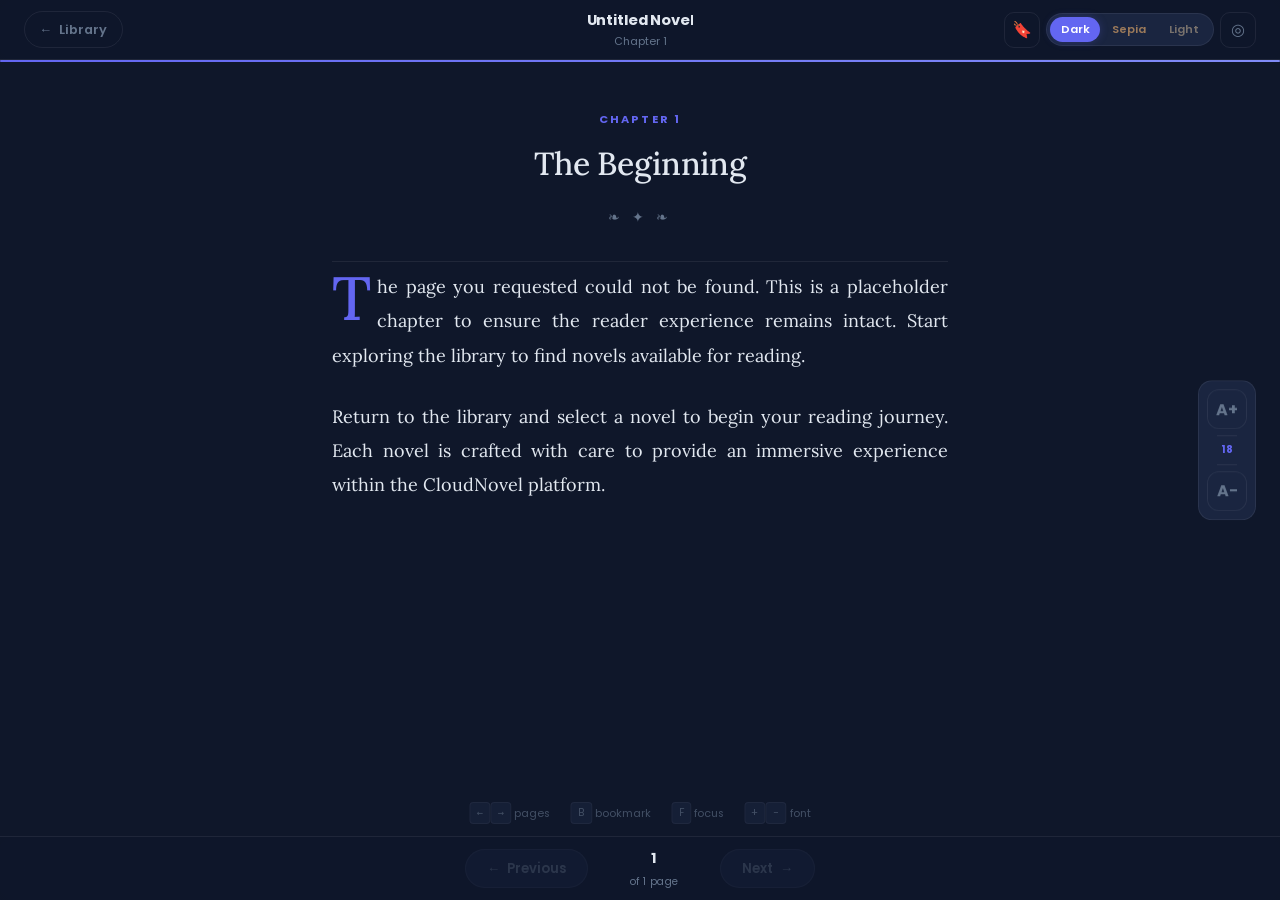
<file: [Code] - Novel Reading Platform/reader.html>
<!DOCTYPE html>
<html lang="en" data-theme="dark">
<head>
  <meta charset="UTF-8" />
  <meta name="viewport" content="width=device-width, initial-scale=1.0" />
  <title>Reader — CloudNovel</title>
  <link rel="preconnect" href="https://fonts.googleapis.com" />
  <link rel="preconnect" href="https://fonts.gstatic.com" crossorigin />
  <link href="https://fonts.googleapis.com/css2?family=Poppins:wght@400;500;600;700&family=Lora:ital,wght@0,400;0,500;1,400&display=swap" rel="stylesheet" />
  <link rel="stylesheet" href="css/style.css" />

  <style>
    /* ── CSS Variables ───────────────────────────────────────── */
    :root {
      --reader-bg:        #0f172a;
      --reader-surface:   #1a2540;
      --reader-border:    rgba(255,255,255,0.07);
      --reader-text:      #e2e8f0;
      --reader-text-dim:  #64748b;
      --reader-accent:    #6366f1;
      --reader-accent-glow: rgba(99,102,241,0.25);
      --toolbar-bg:       rgba(15,23,42,0.82);
      --font-size:        18px;
      --line-height:      1.9;
      --content-width:    680px;
      --toolbar-h:        60px;
      --bottom-bar-h:     64px;
      --transition:       0.25s cubic-bezier(0.4,0,0.2,1);
    }

    /* Light theme overrides */
    [data-theme="light"] {
      --reader-bg:       #faf8f5;
      --reader-surface:  #f0ebe3;
      --reader-border:   rgba(0,0,0,0.08);
      --reader-text:     #1c1917;
      --reader-text-dim: #78716c;
      --toolbar-bg:      rgba(250,248,245,0.88);
    }

    /* Sepia theme */
    [data-theme="sepia"] {
      --reader-bg:       #f5f0e8;
      --reader-surface:  #ede6d6;
      --reader-border:   rgba(120,90,40,0.12);
      --reader-text:     #3d2b1f;
      --reader-text-dim: #9c7a5a;
      --toolbar-bg:      rgba(245,240,232,0.9);
    }

    /* ── Reset ───────────────────────────────────────────────── */
    *, *::before, *::after { box-sizing: border-box; margin: 0; padding: 0; }

    html, body {
      height: 100%;
      font-family: 'Poppins', sans-serif;
      background: var(--reader-bg);
      color: var(--reader-text);
      transition: background var(--transition), color var(--transition);
      overflow: hidden; /* page scroll is on .reader-body */
    }

    /* ── Full layout stack ───────────────────────────────────── */
    .reader-layout {
      display: flex;
      flex-direction: column;
      height: 100vh;
      position: relative;
    }

    /* ══════════════════════════════════════════════════════════
       TOP TOOLBAR
    ══════════════════════════════════════════════════════════ */
    .toolbar {
      height: var(--toolbar-h);
      display: flex;
      align-items: center;
      justify-content: space-between;
      gap: 1rem;
      padding: 0 1.5rem;
      background: var(--toolbar-bg);
      backdrop-filter: blur(18px) saturate(1.4);
      -webkit-backdrop-filter: blur(18px) saturate(1.4);
      border-bottom: 1px solid var(--reader-border);
      flex-shrink: 0;
      z-index: 10;
      transition: background var(--transition), border-color var(--transition);
    }

    /* Left: back button */
    .toolbar__left {
      display: flex;
      align-items: center;
      gap: 0.75rem;
      flex: 1;
    }

    .btn-back {
      display: inline-flex;
      align-items: center;
      gap: 0.45rem;
      padding: 0.42rem 0.9rem;
      border-radius: 999px;
      border: 1px solid var(--reader-border);
      background: transparent;
      color: var(--reader-text-dim);
      font-family: 'Poppins', sans-serif;
      font-size: 0.8rem;
      font-weight: 600;
      cursor: pointer;
      text-decoration: none;
      transition: color var(--transition), background var(--transition),
                  border-color var(--transition), box-shadow var(--transition);
      white-space: nowrap;
    }
    .btn-back:hover {
      color: var(--reader-accent);
      background: var(--reader-accent-glow);
      border-color: var(--reader-accent);
      box-shadow: 0 0 12px var(--reader-accent-glow);
    }

    /* Center: title */
    .toolbar__center {
      display: flex;
      flex-direction: column;
      align-items: center;
      flex-shrink: 0;
    }
    .toolbar__title {
      font-size: 0.92rem;
      font-weight: 700;
      letter-spacing: -0.01em;
      color: var(--reader-text);
      white-space: nowrap;
      overflow: hidden;
      text-overflow: ellipsis;
      max-width: 280px;
      transition: color var(--transition);
    }
    .toolbar__chapter {
      font-size: 0.68rem;
      color: var(--reader-text-dim);
      font-weight: 400;
    }

    /* Right: actions */
    .toolbar__right {
      display: flex;
      align-items: center;
      gap: 0.4rem;
      flex: 1;
      justify-content: flex-end;
    }

    .toolbar-btn {
      width: 36px; height: 36px;
      display: grid;
      place-items: center;
      border-radius: 10px;
      border: 1px solid var(--reader-border);
      background: transparent;
      color: var(--reader-text-dim);
      cursor: pointer;
      font-size: 1rem;
      transition: color var(--transition), background var(--transition),
                  border-color var(--transition), box-shadow var(--transition), transform 0.15s;
      position: relative;
    }
    .toolbar-btn:hover {
      color: var(--reader-text);
      background: var(--reader-surface);
      border-color: rgba(255,255,255,0.12);
      transform: translateY(-1px);
    }
    .toolbar-btn.active {
      color: var(--reader-accent);
      background: var(--reader-accent-glow);
      border-color: var(--reader-accent);
      box-shadow: 0 0 10px var(--reader-accent-glow);
    }
    .toolbar-btn[title]:hover::after {
      content: attr(title);
      position: absolute;
      top: calc(100% + 8px);
      left: 50%;
      transform: translateX(-50%);
      background: #1e293b;
      color: #e2e8f0;
      font-family: 'Poppins', sans-serif;
      font-size: 0.68rem;
      font-weight: 500;
      padding: 0.3rem 0.6rem;
      border-radius: 6px;
      white-space: nowrap;
      border: 1px solid rgba(255,255,255,0.08);
      pointer-events: none;
      z-index: 99;
    }

    /* Theme selector pill */
    .theme-toggle {
      display: flex;
      align-items: center;
      background: var(--reader-surface);
      border: 1px solid var(--reader-border);
      border-radius: 999px;
      padding: 3px;
      gap: 2px;
    }
    .theme-pill {
      padding: 0.25rem 0.65rem;
      border-radius: 999px;
      border: none;
      background: transparent;
      color: var(--reader-text-dim);
      font-family: 'Poppins', sans-serif;
      font-size: 0.7rem;
      font-weight: 600;
      cursor: pointer;
      transition: background var(--transition), color var(--transition);
      white-space: nowrap;
    }
    .theme-pill.active {
      background: var(--reader-accent);
      color: #fff;
      box-shadow: 0 0 8px var(--reader-accent-glow);
    }

    /* ══════════════════════════════════════════════════════════
       READING PROGRESS BAR
    ══════════════════════════════════════════════════════════ */
    .progress-track {
      height: 2px;
      background: var(--reader-border);
      flex-shrink: 0;
      position: relative;
    }
    .progress-fill {
      height: 100%;
      background: linear-gradient(90deg, var(--reader-accent), #818cf8);
      border-radius: 2px;
      transition: width 0.3s ease;
      width: 0%;
    }

    /* ══════════════════════════════════════════════════════════
       READING BODY (scrollable)
    ══════════════════════════════════════════════════════════ */
    .reader-body {
      flex: 1;
      overflow-y: auto;
      overflow-x: hidden;
      scroll-behavior: smooth;
      position: relative;
    }

    /* Custom scrollbar */
    .reader-body::-webkit-scrollbar { width: 5px; }
    .reader-body::-webkit-scrollbar-track { background: transparent; }
    .reader-body::-webkit-scrollbar-thumb {
      background: var(--reader-accent);
      border-radius: 999px;
      opacity: 0.4;
    }

    /* Page fade-in animation */
    @keyframes page-in {
      from { opacity: 0; transform: translateY(10px); }
      to   { opacity: 1; transform: translateY(0); }
    }

    /* Chapter header inside content */
    .chapter-header {
      text-align: center;
      padding: 3rem 0 2rem;
      margin-bottom: 0.5rem;
      border-bottom: 1px solid var(--reader-border);
      animation: page-in 0.5s ease both;
    }
    .chapter-header__label {
      font-size: 0.7rem;
      font-weight: 700;
      letter-spacing: 0.18em;
      text-transform: uppercase;
      color: var(--reader-accent);
      margin-bottom: 0.6rem;
    }
    .chapter-header__title {
      font-family: 'Lora', Georgia, serif;
      font-size: clamp(1.4rem, 3vw, 2rem);
      font-weight: 500;
      color: var(--reader-text);
      letter-spacing: -0.01em;
      transition: color var(--transition);
    }
    .chapter-header__ornament {
      margin-top: 1rem;
      color: var(--reader-text-dim);
      font-size: 0.85rem;
      letter-spacing: 0.3em;
    }

    /* Content area */
    .reader-content {
      max-width: var(--content-width);
      margin: 0 auto;
      padding: 0 2rem 2rem;
    }

    .reader-text {
      font-family: 'Lora', Georgia, serif;
      font-size: var(--font-size);
      line-height: var(--line-height);
      color: var(--reader-text);
      transition: font-size 0.2s ease, color var(--transition), line-height 0.2s;
    }

    .reader-text p {
      margin-bottom: 1.5em;
      text-align: justify;
      hyphens: auto;
    }

    .reader-text p:first-child::first-letter {
      font-size: 3.4em;
      font-family: 'Lora', Georgia, serif;
      font-weight: 500;
      float: left;
      line-height: 0.75;
      margin: 0.08em 0.1em 0 0;
      color: var(--reader-accent);
    }

    .reader-text em { font-style: italic; }
    .reader-text strong { font-weight: 600; color: var(--reader-text); }

    /* ══════════════════════════════════════════════════════════
       BOTTOM CONTROLS
    ══════════════════════════════════════════════════════════ */
    .bottom-bar {
      height: var(--bottom-bar-h);
      display: flex;
      align-items: center;
      justify-content: center;
      gap: 1rem;
      padding: 0 1.5rem;
      background: var(--toolbar-bg);
      backdrop-filter: blur(18px) saturate(1.4);
      -webkit-backdrop-filter: blur(18px) saturate(1.4);
      border-top: 1px solid var(--reader-border);
      flex-shrink: 0;
      position: relative;
      transition: background var(--transition), border-color var(--transition);
    }

    .page-btn {
      display: inline-flex;
      align-items: center;
      gap: 0.45rem;
      padding: 0.52rem 1.3rem;
      border-radius: 999px;
      border: 1px solid var(--reader-border);
      background: var(--reader-surface);
      color: var(--reader-text-dim);
      font-family: 'Poppins', sans-serif;
      font-size: 0.82rem;
      font-weight: 600;
      cursor: pointer;
      transition: all var(--transition);
    }
    .page-btn:hover:not(:disabled) {
      color: var(--reader-accent);
      border-color: var(--reader-accent);
      background: var(--reader-accent-glow);
      box-shadow: 0 0 14px var(--reader-accent-glow);
      transform: translateY(-1px);
    }
    .page-btn:disabled {
      opacity: 0.35;
      cursor: not-allowed;
      transform: none;
    }

    .page-indicator {
      display: flex;
      flex-direction: column;
      align-items: center;
      gap: 0.1rem;
      min-width: 100px;
    }
    .page-num {
      font-size: 0.9rem;
      font-weight: 700;
      color: var(--reader-text);
      letter-spacing: -0.01em;
    }
    .page-total {
      font-size: 0.65rem;
      color: var(--reader-text-dim);
      letter-spacing: 0.04em;
    }

    /* ══════════════════════════════════════════════════════════
       RIGHT SIDE FONT CONTROLS
    ══════════════════════════════════════════════════════════ */
    .side-controls {
      position: fixed;
      right: 1.5rem;
      top: 50%;
      transform: translateY(-50%);
      display: flex;
      flex-direction: column;
      gap: 0.5rem;
      z-index: 20;
    }

    .side-btn {
      width: 40px; height: 40px;
      display: grid;
      place-items: center;
      border-radius: 12px;
      border: 1px solid var(--reader-border);
      background: var(--reader-surface);
      color: var(--reader-text-dim);
      font-family: 'Poppins', sans-serif;
      font-size: 1rem;
      font-weight: 700;
      cursor: pointer;
      transition: all var(--transition);
      backdrop-filter: blur(10px);
    }
    .side-btn:hover:not(:disabled) {
      color: var(--reader-accent);
      border-color: var(--reader-accent);
      background: var(--reader-accent-glow);
      box-shadow: 0 0 12px var(--reader-accent-glow);
      transform: scale(1.08);
    }
    .side-btn:disabled { opacity: 0.3; cursor: not-allowed; }

    .side-btn-label {
      font-size: 0.55rem;
      font-weight: 600;
      color: var(--reader-text-dim);
      text-align: center;
      letter-spacing: 0.04em;
    }

    .side-group {
      display: flex;
      flex-direction: column;
      align-items: center;
      gap: 0.25rem;
      background: var(--reader-surface);
      border: 1px solid var(--reader-border);
      border-radius: 14px;
      padding: 0.5rem;
    }

    .font-size-display {
      font-size: 0.65rem;
      font-weight: 700;
      color: var(--reader-accent);
      min-width: 28px;
      text-align: center;
    }

    .side-divider {
      width: 20px; height: 1px;
      background: var(--reader-border);
      margin: 0.1rem auto;
    }

    /* ══════════════════════════════════════════════════════════
       BOOKMARK TOAST
    ══════════════════════════════════════════════════════════ */
    .reader-toast {
      position: fixed;
      top: calc(var(--toolbar-h) + 1rem);
      left: 50%;
      transform: translateX(-50%) translateY(-8px);
      background: var(--reader-surface);
      border: 1px solid var(--reader-border);
      border-left: 3px solid var(--reader-accent);
      border-radius: 10px;
      padding: 0.65rem 1.2rem;
      font-size: 0.82rem;
      font-weight: 500;
      color: var(--reader-text);
      opacity: 0;
      pointer-events: none;
      transition: opacity 0.3s ease, transform 0.3s ease;
      z-index: 200;
      white-space: nowrap;
      box-shadow: 0 8px 24px rgba(0,0,0,0.3);
    }
    .reader-toast.show {
      opacity: 1;
      transform: translateX(-50%) translateY(0);
    }

    /* ══════════════════════════════════════════════════════════
       FOCUS MODE (hide chrome on inactivity)
    ══════════════════════════════════════════════════════════ */
    .reader-layout.focus-mode .toolbar,
    .reader-layout.focus-mode .bottom-bar {
      opacity: 0;
      pointer-events: none;
      transform: translateY(-4px);
      transition: opacity 0.4s ease, transform 0.4s ease;
    }
    .reader-layout.focus-mode .bottom-bar {
      transform: translateY(4px);
    }
    .reader-layout.focus-mode .side-controls {
      opacity: 0;
      pointer-events: none;
    }

    /* ══════════════════════════════════════════════════════════
       KEYBOARD HINT
    ══════════════════════════════════════════════════════════ */
    .kbd-hint {
      position: fixed;
      bottom: calc(var(--bottom-bar-h) + 0.75rem);
      left: 50%;
      transform: translateX(-50%);
      display: flex;
      gap: 1.25rem;
      font-size: 0.68rem;
      color: var(--reader-text-dim);
      pointer-events: none;
      opacity: 0.6;
    }
    .kbd-hint kbd {
      display: inline-block;
      padding: 0.1rem 0.4rem;
      border: 1px solid var(--reader-border);
      border-radius: 4px;
      font-family: 'Poppins', monospace;
      font-size: 0.65rem;
      background: var(--reader-surface);
      color: var(--reader-text-dim);
    }

    /* ══════════════════════════════════════════════════════════
       RESPONSIVE
    ══════════════════════════════════════════════════════════ */
    @media (max-width: 768px) {
      :root { --content-width: 100%; }

      .reader-content { padding: 0 1.25rem 1.5rem; }
      .theme-toggle   { display: none; }
      .toolbar__title { max-width: 180px; font-size: 0.82rem; }
      .btn-back span  { display: none; }

      .side-controls {
        right: 0.6rem;
      }

      .kbd-hint { display: none; }
    }

    @media (max-width: 480px) {
      .page-btn .btn-text { display: none; }
    }
  </style>
</head>
<body>

  <div class="reader-layout" id="reader-layout">

    <!-- ── TOP TOOLBAR ─────────────────────────────────────── -->
    <header class="toolbar" id="toolbar">
      <div class="toolbar__left">
        <a href="library.html" class="btn-back" id="btn-back" aria-label="Back to Library">
          ← <span>Library</span>
        </a>
      </div>

      <div class="toolbar__center">
        <div class="toolbar__title" id="toolbar-title">Loading…</div>
        <div class="toolbar__chapter" id="toolbar-chapter">Chapter 1</div>
      </div>

      <div class="toolbar__right">
        <!-- Bookmark -->
        <button class="toolbar-btn" id="btn-bookmark" title="Bookmark page" aria-label="Bookmark this page">
          🔖
        </button>

        <!-- Theme switcher -->
        <div class="theme-toggle" role="group" aria-label="Choose reading theme">
          <button class="theme-pill active" data-theme="dark"  aria-pressed="true">Dark</button>
          <button class="theme-pill"        data-theme="sepia" aria-pressed="false">Sepia</button>
          <button class="theme-pill"        data-theme="light" aria-pressed="false">Light</button>
        </div>

        <!-- Focus mode -->
        <button class="toolbar-btn" id="btn-focus" title="Focus mode" aria-label="Toggle focus mode">
          ◎
        </button>
      </div>
    </header>

    <!-- Reading progress bar -->
    <div class="progress-track" aria-hidden="true">
      <div class="progress-fill" id="progress-fill"></div>
    </div>

    <!-- ── READING BODY ─────────────────────────────────────── -->
    <main class="reader-body" id="reader-body" tabindex="0">
      <div class="reader-content">

        <!-- Chapter header -->
        <div class="chapter-header" id="chapter-header">
          <div class="chapter-header__label" id="ch-label">Chapter 1</div>
          <h1 class="chapter-header__title" id="ch-title">The First Page</h1>
          <div class="chapter-header__ornament">❧ ✦ ❧</div>
        </div>

        <!-- Novel text — populated by reader.js -->
        <div class="reader-text" id="reader-text" aria-live="polite">
          <!-- Pages injected here -->
        </div>

      </div>
    </main>

    <!-- ── BOTTOM PAGINATION BAR ───────────────────────────── -->
    <footer class="bottom-bar" id="bottom-bar">
      <button class="page-btn" id="btn-prev" aria-label="Previous page" disabled>
        ← <span class="btn-text">Previous</span>
      </button>

      <div class="page-indicator" aria-live="polite">
        <span class="page-num" id="page-num">1</span>
        <span class="page-total" id="page-total">of 8 pages</span>
      </div>

      <button class="page-btn" id="btn-next" aria-label="Next page">
        <span class="btn-text">Next</span> →
      </button>
    </footer>

  </div><!-- /.reader-layout -->

  <!-- ── SIDE FONT CONTROLS ─────────────────────────────────── -->
  <div class="side-controls" id="side-controls" aria-label="Font size controls">
    <div class="side-group">
      <button class="side-btn" id="btn-font-up" title="Increase font size" aria-label="Increase font size">A+</button>
      <div class="side-divider"></div>
      <div class="font-size-display" id="font-size-display">18</div>
      <div class="side-divider"></div>
      <button class="side-btn" id="btn-font-down" title="Decrease font size" aria-label="Decrease font size">A−</button>
    </div>
  </div>

  <!-- Keyboard shortcuts hint -->
  <div class="kbd-hint" id="kbd-hint" aria-hidden="true">
    <span><kbd>←</kbd><kbd>→</kbd> pages</span>
    <span><kbd>B</kbd> bookmark</span>
    <span><kbd>F</kbd> focus</span>
    <span><kbd>+</kbd><kbd>−</kbd> font</span>
  </div>

  <!-- Toast notification -->
  <div class="reader-toast" id="reader-toast" role="status" aria-live="polite"></div>

  <script src="js/reader.js"></script>
</body>
</html>
</file>
<file: [Code] - Novel Reading Platform/css/style.css>
/* ============================================================
   INKWELL — Dark Novel Reading Platform
   style.css
   ============================================================ */

/* ── Google Fonts ──────────────────────────────────────────── */
@import url('https://fonts.googleapis.com/css2?family=Poppins:ital,wght@0,300;0,400;0,500;0,600;0,700;0,800;1,300;1,400&display=swap');

/* ── CSS Custom Properties ─────────────────────────────────── */
:root {
  /* Palette */
  --bg:           #0f172a;
  --bg-deep:      #080f1e;
  --card:         #1e293b;
  --card-hover:   #243347;
  --accent:       #6366f1;
  --accent-glow:  rgba(99, 102, 241, 0.35);
  --accent-dim:   rgba(99, 102, 241, 0.12);
  --accent-light: #818cf8;
  --text:         #ffffff;
  --text-muted:   #94a3b8;
  --text-faint:   #475569;
  --border:       rgba(99, 102, 241, 0.18);
  --border-soft:  rgba(255, 255, 255, 0.06);

  /* Typography */
  --font:         'Poppins', sans-serif;

  /* Spacing */
  --section-pad:  5rem 1.5rem;
  --radius:       14px;
  --radius-lg:    22px;
  --radius-pill:  999px;

  /* Transitions */
  --ease:         cubic-bezier(0.4, 0, 0.2, 1);
  --fast:         0.18s var(--ease);
  --med:          0.32s var(--ease);
  --slow:         0.5s  var(--ease);
}

/* ── Reset & Base ──────────────────────────────────────────── */
*, *::before, *::after {
  box-sizing: border-box;
  margin: 0;
  padding: 0;
}

html {
  scroll-behavior: smooth;
  font-size: 16px;
}

body {
  font-family: var(--font);
  background-color: var(--bg);
  color: var(--text);
  line-height: 1.65;
  min-height: 100vh;
  overflow-x: hidden;

  /* Subtle noise-like grain layer */
  background-image:
    radial-gradient(ellipse 80% 50% at 50% -10%, rgba(99,102,241,0.12) 0%, transparent 70%),
    url("data:image/svg+xml,%3Csvg xmlns='http://www.w3.org/2000/svg' width='300' height='300'%3E%3Cfilter id='n'%3E%3CfeTurbulence type='fractalNoise' baseFrequency='0.75' numOctaves='4' stitchTiles='stitch'/%3E%3C/filter%3E%3Crect width='300' height='300' filter='url(%23n)' opacity='0.025'/%3E%3C/svg%3E");
}

img { max-width: 100%; display: block; }
a  { color: inherit; text-decoration: none; }
ul { list-style: none; }
button { cursor: pointer; font-family: var(--font); }

/* ── Utility ───────────────────────────────────────────────── */
.container {
  max-width: 1200px;
  margin: 0 auto;
  padding: 0 1.5rem;
}

.sr-only {
  position: absolute;
  width: 1px; height: 1px;
  overflow: hidden;
  clip: rect(0,0,0,0);
  white-space: nowrap;
}

/* ── Scrollbar ─────────────────────────────────────────────── */
::-webkit-scrollbar { width: 6px; }
::-webkit-scrollbar-track { background: var(--bg-deep); }
::-webkit-scrollbar-thumb {
  background: var(--accent);
  border-radius: var(--radius-pill);
}

/* ============================================================
   NAVIGATION
   ============================================================ */
.navbar {
  position: fixed;
  top: 0; left: 0; right: 0;
  z-index: 100;
  padding: 0 2rem;
  height: 68px;
  display: flex;
  align-items: center;
  justify-content: space-between;
  gap: 2rem;

  background: rgba(15, 23, 42, 0.72);
  backdrop-filter: blur(20px) saturate(1.4);
  -webkit-backdrop-filter: blur(20px) saturate(1.4);
  border-bottom: 1px solid var(--border-soft);
  transition: background var(--med), box-shadow var(--med);
}

.navbar.scrolled {
  background: rgba(15, 23, 42, 0.95);
  box-shadow: 0 4px 32px rgba(0, 0, 0, 0.4);
}

/* Logo */
.navbar__logo {
  display: flex;
  align-items: center;
  gap: 0.55rem;
  font-size: 1.35rem;
  font-weight: 700;
  letter-spacing: -0.02em;
  flex-shrink: 0;
}

.navbar__logo-icon {
  width: 32px; height: 32px;
  background: var(--accent);
  border-radius: 8px;
  display: grid;
  place-items: center;
  font-style: normal;
  font-size: 1rem;
  box-shadow: 0 0 16px var(--accent-glow);
}

.navbar__logo span { color: var(--accent-light); }

/* Nav links */
.navbar__links {
  display: flex;
  align-items: center;
  gap: 0.25rem;
}

.navbar__links a {
  padding: 0.45rem 0.85rem;
  border-radius: var(--radius-pill);
  font-size: 0.875rem;
  font-weight: 500;
  color: var(--text-muted);
  transition: color var(--fast), background var(--fast);
}

.navbar__links a:hover,
.navbar__links a.active {
  color: var(--text);
  background: var(--accent-dim);
}

/* Nav actions */
.navbar__actions {
  display: flex;
  align-items: center;
  gap: 0.75rem;
  flex-shrink: 0;
}

/* Hamburger (mobile) */
.navbar__hamburger {
  display: none;
  flex-direction: column;
  gap: 5px;
  background: none;
  border: none;
  padding: 4px;
}

.navbar__hamburger span {
  display: block;
  width: 24px; height: 2px;
  background: var(--text);
  border-radius: 2px;
  transition: transform var(--med), opacity var(--fast);
}

/* ============================================================
   BUTTONS
   ============================================================ */
.btn {
  display: inline-flex;
  align-items: center;
  gap: 0.5rem;
  padding: 0.6rem 1.4rem;
  border-radius: var(--radius-pill);
  font-size: 0.875rem;
  font-weight: 600;
  border: none;
  transition: transform var(--fast), box-shadow var(--fast), background var(--fast), color var(--fast);
  white-space: nowrap;
}

/* Primary */
.btn--primary {
  background: var(--accent);
  color: #fff;
  box-shadow: 0 0 0 0 var(--accent-glow);
}

.btn--primary:hover {
  transform: translateY(-2px);
  box-shadow: 0 0 22px var(--accent-glow), 0 4px 16px rgba(0,0,0,0.3);
}

.btn--primary:active { transform: translateY(0); }

/* Ghost */
.btn--ghost {
  background: transparent;
  color: var(--text-muted);
  border: 1px solid var(--border-soft);
}

.btn--ghost:hover {
  color: var(--text);
  background: var(--accent-dim);
  border-color: var(--border);
  box-shadow: 0 0 14px var(--accent-glow);
}

/* Outline */
.btn--outline {
  background: transparent;
  color: var(--accent-light);
  border: 1px solid var(--accent);
}

.btn--outline:hover {
  background: var(--accent);
  color: #fff;
  box-shadow: 0 0 20px var(--accent-glow);
  transform: translateY(-2px);
}

/* Large modifier */
.btn--lg {
  padding: 0.85rem 2rem;
  font-size: 1rem;
  border-radius: var(--radius);
}

/* ============================================================
   HERO SECTION
   ============================================================ */
.hero {
  min-height: 100vh;
  display: flex;
  align-items: center;
  padding: 8rem 1.5rem 5rem;
  position: relative;
  overflow: hidden;
}

/* Decorative background orbs */
.hero::before,
.hero::after {
  content: '';
  position: absolute;
  border-radius: 50%;
  filter: blur(90px);
  pointer-events: none;
  animation: orb-float 8s ease-in-out infinite alternate;
}

.hero::before {
  width: 520px; height: 520px;
  background: radial-gradient(circle, rgba(99,102,241,0.22) 0%, transparent 70%);
  top: -120px; left: -80px;
}

.hero::after {
  width: 380px; height: 380px;
  background: radial-gradient(circle, rgba(129,140,248,0.15) 0%, transparent 70%);
  bottom: 0; right: -60px;
  animation-delay: -4s;
}

@keyframes orb-float {
  from { transform: translate(0, 0) scale(1); }
  to   { transform: translate(30px, 20px) scale(1.08); }
}

.hero__inner {
  position: relative;
  z-index: 1;
  max-width: 1200px;
  margin: 0 auto;
  width: 100%;
  display: grid;
  grid-template-columns: 1fr 1fr;
  gap: 4rem;
  align-items: center;
}

.hero__eyebrow {
  display: inline-flex;
  align-items: center;
  gap: 0.5rem;
  font-size: 0.78rem;
  font-weight: 600;
  letter-spacing: 0.12em;
  text-transform: uppercase;
  color: var(--accent-light);
  background: var(--accent-dim);
  border: 1px solid var(--border);
  padding: 0.35rem 0.85rem;
  border-radius: var(--radius-pill);
  margin-bottom: 1.25rem;
}

.hero__eyebrow::before {
  content: '';
  width: 6px; height: 6px;
  background: var(--accent);
  border-radius: 50%;
  box-shadow: 0 0 6px var(--accent);
  animation: pulse-dot 2s ease-in-out infinite;
}

@keyframes pulse-dot {
  0%, 100% { opacity: 1; transform: scale(1); }
  50%       { opacity: 0.5; transform: scale(0.7); }
}

.hero__title {
  font-size: clamp(2.4rem, 5vw, 3.8rem);
  font-weight: 800;
  line-height: 1.1;
  letter-spacing: -0.03em;
  margin-bottom: 1.25rem;
}

.hero__title em {
  font-style: normal;
  background: linear-gradient(135deg, var(--accent-light) 0%, #c084fc 100%);
  -webkit-background-clip: text;
  -webkit-text-fill-color: transparent;
  background-clip: text;
}

.hero__desc {
  font-size: 1.05rem;
  color: var(--text-muted);
  max-width: 480px;
  margin-bottom: 2rem;
  font-weight: 300;
}

.hero__actions {
  display: flex;
  gap: 1rem;
  flex-wrap: wrap;
}

.hero__stats {
  display: flex;
  gap: 2rem;
  margin-top: 2.5rem;
  padding-top: 2rem;
  border-top: 1px solid var(--border-soft);
}

.hero__stat-value {
  font-size: 1.6rem;
  font-weight: 700;
  color: var(--text);
}

.hero__stat-label {
  font-size: 0.78rem;
  color: var(--text-muted);
  text-transform: uppercase;
  letter-spacing: 0.08em;
}

/* Hero visual / book stack */
.hero__visual {
  display: flex;
  justify-content: center;
  align-items: center;
  position: relative;
}

.hero__book-stack {
  position: relative;
  width: 280px; height: 360px;
}

.hero__book-stack .book-card {
  position: absolute;
  width: 180px; height: 260px;
  border-radius: 12px;
  box-shadow: 0 20px 60px rgba(0,0,0,0.5);
}

.hero__book-stack .book-card:nth-child(1) {
  top: 40px; left: 80px;
  background: linear-gradient(145deg, #312e81, #4c1d95);
  transform: rotate(6deg);
  z-index: 1;
}

.hero__book-stack .book-card:nth-child(2) {
  top: 20px; left: 50px;
  background: linear-gradient(145deg, #1e1b4b, #3730a3);
  transform: rotate(2deg);
  z-index: 2;
}

.hero__book-stack .book-card:nth-child(3) {
  top: 0; left: 20px;
  background: linear-gradient(145deg, #1e293b, #334155);
  transform: rotate(-3deg);
  z-index: 3;
  border: 1px solid var(--border);
}

/* ============================================================
   SECTION SHARED
   ============================================================ */
.section {
  padding: var(--section-pad);
}

.section__header {
  text-align: center;
  margin-bottom: 3.5rem;
}

.section__label {
  font-size: 0.75rem;
  font-weight: 600;
  letter-spacing: 0.14em;
  text-transform: uppercase;
  color: var(--accent-light);
  margin-bottom: 0.6rem;
}

.section__title {
  font-size: clamp(1.8rem, 3.5vw, 2.6rem);
  font-weight: 700;
  letter-spacing: -0.025em;
  margin-bottom: 0.75rem;
}

.section__desc {
  color: var(--text-muted);
  max-width: 540px;
  margin: 0 auto;
  font-size: 0.95rem;
}

/* ============================================================
   BOOK GRID
   ============================================================ */
.book-grid {
  display: grid;
  grid-template-columns: repeat(auto-fill, minmax(170px, 1fr));
  gap: 1.5rem;
}

.book-item {
  display: flex;
  flex-direction: column;
  gap: 0.75rem;
  cursor: pointer;
}

.book-item__cover {
  position: relative;
  aspect-ratio: 2/3;
  border-radius: var(--radius);
  overflow: hidden;
  background: var(--card);
  border: 1px solid var(--border-soft);
  transition: transform var(--med), box-shadow var(--med);
  will-change: transform;
}

.book-item:hover .book-item__cover {
  transform: scale(1.045) translateY(-6px);
  box-shadow:
    0 24px 50px rgba(0,0,0,0.55),
    0 0 0 1px var(--border),
    0 0 30px var(--accent-glow);
}

.book-item__cover img {
  width: 100%; height: 100%;
  object-fit: cover;
  transition: filter var(--med);
}

.book-item:hover .book-item__cover img { filter: brightness(1.08); }

.book-item__badge {
  position: absolute;
  top: 8px; right: 8px;
  background: var(--accent);
  color: #fff;
  font-size: 0.65rem;
  font-weight: 700;
  letter-spacing: 0.05em;
  text-transform: uppercase;
  padding: 0.2rem 0.5rem;
  border-radius: var(--radius-pill);
  box-shadow: 0 0 10px var(--accent-glow);
}

.book-item__overlay {
  position: absolute;
  inset: 0;
  background: linear-gradient(to top, rgba(15,23,42,0.92) 0%, transparent 50%);
  display: flex;
  align-items: flex-end;
  padding: 0.85rem;
  opacity: 0;
  transition: opacity var(--med);
}

.book-item:hover .book-item__overlay { opacity: 1; }

.book-item__read-btn {
  width: 100%;
  padding: 0.5rem;
  background: var(--accent);
  border: none;
  border-radius: 8px;
  color: #fff;
  font-size: 0.8rem;
  font-weight: 600;
  font-family: var(--font);
  transition: background var(--fast), box-shadow var(--fast);
}

.book-item__read-btn:hover {
  background: var(--accent-light);
  box-shadow: 0 0 14px var(--accent-glow);
}

.book-item__title {
  font-size: 0.9rem;
  font-weight: 600;
  line-height: 1.3;
  color: var(--text);
}

.book-item__author {
  font-size: 0.78rem;
  color: var(--text-muted);
}

.book-item__meta {
  display: flex;
  align-items: center;
  gap: 0.5rem;
  font-size: 0.75rem;
  color: var(--text-faint);
}

.book-item__rating {
  display: flex;
  align-items: center;
  gap: 0.25rem;
  color: #fbbf24;
  font-weight: 600;
  font-size: 0.78rem;
}

/* ============================================================
   FEATURE CARDS
   ============================================================ */
.features-grid {
  display: grid;
  grid-template-columns: repeat(auto-fill, minmax(280px, 1fr));
  gap: 1.5rem;
}

.feature-card {
  background: var(--card);
  border: 1px solid var(--border-soft);
  border-radius: var(--radius-lg);
  padding: 2rem;
  position: relative;
  overflow: hidden;
  transition: transform var(--med), box-shadow var(--med), border-color var(--med), background var(--med);
}

/* Inner glow trace on hover */
.feature-card::before {
  content: '';
  position: absolute;
  inset: 0;
  border-radius: inherit;
  background: radial-gradient(ellipse 60% 40% at 50% 0%, var(--accent-dim) 0%, transparent 70%);
  opacity: 0;
  transition: opacity var(--med);
}

.feature-card:hover {
  transform: translateY(-8px);
  border-color: var(--border);
  background: var(--card-hover);
  box-shadow: 0 20px 50px rgba(0,0,0,0.4), 0 0 30px var(--accent-glow);
}

.feature-card:hover::before { opacity: 1; }

.feature-card__icon {
  width: 52px; height: 52px;
  background: var(--accent-dim);
  border: 1px solid var(--border);
  border-radius: var(--radius);
  display: grid;
  place-items: center;
  font-size: 1.4rem;
  margin-bottom: 1.25rem;
  transition: background var(--med), box-shadow var(--med);
}

.feature-card:hover .feature-card__icon {
  background: var(--accent);
  box-shadow: 0 0 20px var(--accent-glow);
}

.feature-card__title {
  font-size: 1.1rem;
  font-weight: 700;
  margin-bottom: 0.6rem;
  letter-spacing: -0.01em;
}

.feature-card__desc {
  font-size: 0.88rem;
  color: var(--text-muted);
  line-height: 1.7;
}

/* ============================================================
   TRENDING STRIP / HORIZONTAL SCROLL
   ============================================================ */
/* TRENDING STRIP FIX */

.trending-strip{
  display:flex;
  gap:1.2rem;
  overflow-x:auto;
  padding:0.5rem 0 1rem;
  align-items:flex-start;
}

.trending-strip .book-item{
  flex:0 0 auto;
  width:160px;
}

.trending-strip{
  scroll-snap-type:x mandatory;
}

.trending-strip .book-item{
  scroll-snap-align:start;
}

/* ============================================================
   GENRE TAGS
   ============================================================ */
.genre-tags {
  display: flex;
  flex-wrap: wrap;
  gap: 0.6rem;
}

.genre-tag {
  padding: 0.45rem 1rem;
  border-radius: var(--radius-pill);
  font-size: 0.82rem;
  font-weight: 500;
  background: var(--card);
  border: 1px solid var(--border-soft);
  color: var(--text-muted);
  cursor: pointer;
  transition: background var(--fast), border-color var(--fast), color var(--fast), box-shadow var(--fast);
}

.genre-tag:hover,
.genre-tag.active {
  background: var(--accent-dim);
  border-color: var(--accent);
  color: var(--accent-light);
  box-shadow: 0 0 10px var(--accent-glow);
}

/* ============================================================
   SEARCH BAR
   ============================================================ */
.search-bar {
  display: flex;
  align-items: center;
  background: var(--card);
  border: 1px solid var(--border-soft);
  border-radius: var(--radius-pill);
  padding: 0.55rem 0.6rem 0.55rem 1.2rem;
  gap: 0.75rem;
  transition: border-color var(--fast), box-shadow var(--fast);
  max-width: 480px;
}

.search-bar:focus-within {
  border-color: var(--accent);
  box-shadow: 0 0 0 3px var(--accent-dim);
}

.search-bar input {
  flex: 1;
  background: none;
  border: none;
  outline: none;
  font-family: var(--font);
  font-size: 0.9rem;
  color: var(--text);
}

.search-bar input::placeholder { color: var(--text-faint); }

.search-bar__btn {
  background: var(--accent);
  border: none;
  border-radius: var(--radius-pill);
  padding: 0.45rem 1rem;
  color: #fff;
  font-size: 0.82rem;
  font-weight: 600;
  font-family: var(--font);
  transition: background var(--fast), box-shadow var(--fast);
}

.search-bar__btn:hover {
  background: var(--accent-light);
  box-shadow: 0 0 14px var(--accent-glow);
}

/* ============================================================
   READING PROGRESS CARD
   ============================================================ */
.progress-card {
  background: var(--card);
  border: 1px solid var(--border-soft);
  border-radius: var(--radius-lg);
  padding: 1.5rem;
  display: flex;
  gap: 1.25rem;
  align-items: center;
  transition: transform var(--med), box-shadow var(--med);
}

.progress-card:hover {
  transform: translateY(-4px);
  box-shadow: 0 12px 36px rgba(0,0,0,0.35);
}

.progress-card__cover {
  width: 60px; height: 84px;
  border-radius: 8px;
  object-fit: cover;
  flex-shrink: 0;
  background: var(--accent-dim);
}

.progress-card__info { flex: 1; min-width: 0; }
.progress-card__title {
  font-size: 0.9rem;
  font-weight: 600;
  white-space: nowrap;
  overflow: hidden;
  text-overflow: ellipsis;
}
.progress-card__author { font-size: 0.78rem; color: var(--text-muted); margin-bottom: 0.6rem; }

.progress-bar {
  width: 100%;
  height: 4px;
  background: var(--border-soft);
  border-radius: var(--radius-pill);
  overflow: hidden;
  margin-bottom: 0.3rem;
}

.progress-bar__fill {
  height: 100%;
  background: linear-gradient(90deg, var(--accent), var(--accent-light));
  border-radius: var(--radius-pill);
  transition: width 0.6s var(--ease);
}

.progress-card__pct {
  font-size: 0.75rem;
  color: var(--text-muted);
  font-weight: 500;
}

/* ============================================================
   NEWSLETTER / CTA BANNER
   ============================================================ */
.cta-banner {
  background: linear-gradient(135deg, #1e1b4b 0%, var(--card) 60%, #0f172a 100%);
  border: 1px solid var(--border);
  border-radius: var(--radius-lg);
  padding: 3.5rem 2.5rem;
  text-align: center;
  position: relative;
  overflow: hidden;
}

.cta-banner::before {
  content: '';
  position: absolute;
  top: -60px; left: 50%;
  transform: translateX(-50%);
  width: 400px; height: 200px;
  background: radial-gradient(ellipse, var(--accent-glow) 0%, transparent 70%);
  filter: blur(40px);
  pointer-events: none;
}

.cta-banner__title {
  font-size: clamp(1.6rem, 3vw, 2.2rem);
  font-weight: 700;
  letter-spacing: -0.025em;
  margin-bottom: 0.75rem;
}

.cta-banner__desc {
  color: var(--text-muted);
  max-width: 460px;
  margin: 0 auto 2rem;
  font-size: 0.95rem;
}

.cta-banner__form {
  display: flex;
  gap: 0.75rem;
  justify-content: center;
  flex-wrap: wrap;
}

.cta-banner__input {
  background: var(--bg);
  border: 1px solid var(--border);
  border-radius: var(--radius-pill);
  padding: 0.7rem 1.4rem;
  font-family: var(--font);
  font-size: 0.9rem;
  color: var(--text);
  outline: none;
  width: 280px;
  transition: border-color var(--fast), box-shadow var(--fast);
}

.cta-banner__input:focus {
  border-color: var(--accent);
  box-shadow: 0 0 0 3px var(--accent-dim);
}

.cta-banner__input::placeholder { color: var(--text-faint); }

/* ============================================================
   FOOTER
   ============================================================ */
.footer {
  background: var(--bg-deep);
  border-top: 1px solid var(--border-soft);
  padding: 4rem 1.5rem 2rem;
}

.footer__inner {
  max-width: 1200px;
  margin: 0 auto;
  display: grid;
  grid-template-columns: 2fr repeat(3, 1fr);
  gap: 3rem;
  margin-bottom: 3rem;
}


.footer__logo {
  display: flex;
  align-items: center;
  gap: 0.55rem;
  font-size: 1.2rem;
  font-weight: 700;
  margin-bottom: 0.9rem;
}

.footer__logo-icon {
  width: 28px; height: 28px;
  background: var(--accent);
  border-radius: 7px;
  display: grid;
  place-items: center;
  font-size: 0.9rem;
  box-shadow: 0 0 12px var(--accent-glow);
}

.footer__tagline {
  font-size: 0.85rem;
  color: var(--text-muted);
  max-width: 240px;
  line-height: 1.65;
  margin-bottom: 1.25rem;
}

.footer__socials {
  display: flex;
  gap: 0.6rem;
}

.footer__social-link {
  width: 36px; height: 36px;
  background: var(--card);
  border: 1px solid var(--border-soft);
  border-radius: 9px;
  display: grid;
  place-items: center;
  font-size: 0.95rem;
  transition: background var(--fast), border-color var(--fast), box-shadow var(--fast), transform var(--fast);
}

.footer__social-link:hover {
  background: var(--accent-dim);
  border-color: var(--accent);
  box-shadow: 0 0 12px var(--accent-glow);
  transform: translateY(-2px);
}

.footer__col-title {
  font-size: 0.78rem;
  font-weight: 700;
  letter-spacing: 0.1em;
  text-transform: uppercase;
  color: var(--text);
  margin-bottom: 1.1rem;
}

.footer__col-links {
  display: flex;
  flex-direction: column;
  gap: 0.55rem;
}

.footer__col-links a {
  font-size: 0.875rem;
  color: var(--text-muted);
  transition: color var(--fast), transform var(--fast);
  display: inline-block;
}

.footer__col-links a:hover {
  color: var(--accent-light);
  transform: translateX(3px);
}

.footer__bottom {
  max-width: 1200px;
  margin: 0 auto;
  display: flex;
  align-items: center;
  justify-content: space-between;
  gap: 1rem;
  flex-wrap: wrap;
  padding-top: 2rem;
  border-top: 1px solid var(--border-soft);
}

.footer__copy {
  font-size: 0.82rem;
  color: var(--text-faint);
}

.footer__legal {
  display: flex;
  gap: 1.25rem;
}

.footer__legal a {
  font-size: 0.82rem;
  color: var(--text-faint);
  transition: color var(--fast);
}

.footer__legal a:hover { color: var(--accent-light); }

/* ============================================================
   DIVIDER
   ============================================================ */
.divider {
  border: none;
  border-top: 1px solid var(--border-soft);
  margin: 3rem 0;
}

/* ============================================================
   TOAST / NOTIFICATION
   ============================================================ */
.toast {
  position: fixed;
  bottom: 1.5rem; right: 1.5rem;
  background: var(--card);
  border: 1px solid var(--border);
  border-left: 4px solid var(--accent);
  border-radius: var(--radius);
  padding: 0.9rem 1.2rem;
  display: flex;
  align-items: center;
  gap: 0.75rem;
  font-size: 0.88rem;
  font-weight: 500;
  box-shadow: 0 8px 32px rgba(0,0,0,0.4);
  animation: toast-in 0.35s var(--ease) forwards;
  z-index: 999;
}

@keyframes toast-in {
  from { opacity: 0; transform: translateY(16px) scale(0.96); }
  to   { opacity: 1; transform: translateY(0) scale(1); }
}

/* ============================================================
   SKELETON LOADERS
   ============================================================ */
@keyframes shimmer {
  from { background-position: -600px 0; }
  to   { background-position:  600px 0; }
}

.skeleton {
  background: linear-gradient(
    90deg,
    var(--card) 0%,
    var(--card-hover) 50%,
    var(--card) 100%
  );
  background-size: 600px 100%;
  animation: shimmer 1.6s ease-in-out infinite;
  border-radius: var(--radius);
}

/* ============================================================
   RESPONSIVE — TABLET
   ============================================================ */
@media (max-width: 960px) {
  .hero__inner {
    grid-template-columns: 1fr;
    text-align: center;
  }

  .hero__desc { max-width: 100%; }
  .hero__actions { justify-content: center; }
  .hero__stats  { justify-content: center; }
  .hero__visual { display: none; }

  .footer__inner {
    grid-template-columns: 1fr 1fr;
    gap: 2rem;
  }

  .footer__brand {
    grid-column: 1 / -1;
  }
}

/* ============================================================
   RESPONSIVE — MOBILE
   ============================================================ */
@media (max-width: 640px) {
  :root { --section-pad: 3.5rem 1rem; }

  /* Navbar */
  .navbar { padding: 0 1rem; }

  .navbar__links { display: none; }
  .navbar__links.open {
    display: flex;
    flex-direction: column;
    position: fixed;
    inset: 68px 0 0;
    background: rgba(15, 23, 42, 0.98);
    backdrop-filter: blur(20px);
    padding: 2rem 1.5rem;
    align-items: flex-start;
    gap: 0.25rem;
    z-index: 99;
  }
  .navbar__links.open a { font-size: 1.1rem; padding: 0.75rem 1rem; width: 100%; }

  .navbar__hamburger { display: flex; }

  /* Hide text label on nav actions */
  .navbar__actions .btn--ghost span { display: none; }

  /* Hero */
  .hero { padding: 7rem 1rem 4rem; }
  .hero__title { font-size: 2rem; }

  /* Grids */
  .book-grid { grid-template-columns: repeat(2, 1fr); gap: 1rem; }
  .features-grid { grid-template-columns: 1fr; }

  /* Footer */
  .footer__inner { grid-template-columns: 1fr; gap: 2rem; }
  .footer__brand { grid-column: auto; }
  .footer__bottom { flex-direction: column; align-items: flex-start; gap: 0.75rem; }

  /* CTA */
  .cta-banner { padding: 2.5rem 1.25rem; }
  .cta-banner__input { width: 100%; }
  .cta-banner__form { flex-direction: column; align-items: stretch; }
}

/* ============================================================
   REDUCED MOTION
   ============================================================ */
@media (prefers-reduced-motion: reduce) {
  *, *::before, *::after {
    animation-duration: 0.01ms !important;
    transition-duration: 0.01ms !important;
  }
}

/* FIX TRENDING SECTION GAP */

.trending-strip{
  align-items: flex-start;
}

.section{
  display: block;
}

.section__header{
  margin-bottom: 2rem;
}


/* FIX FOR HIDDEN FADE ELEMENTS */

[data-fade]{
opacity:1 !important;
transform:none !important;
}

[data-fade="children"] > *{
opacity:1 !important;
transform:none !important;
}
</file>
